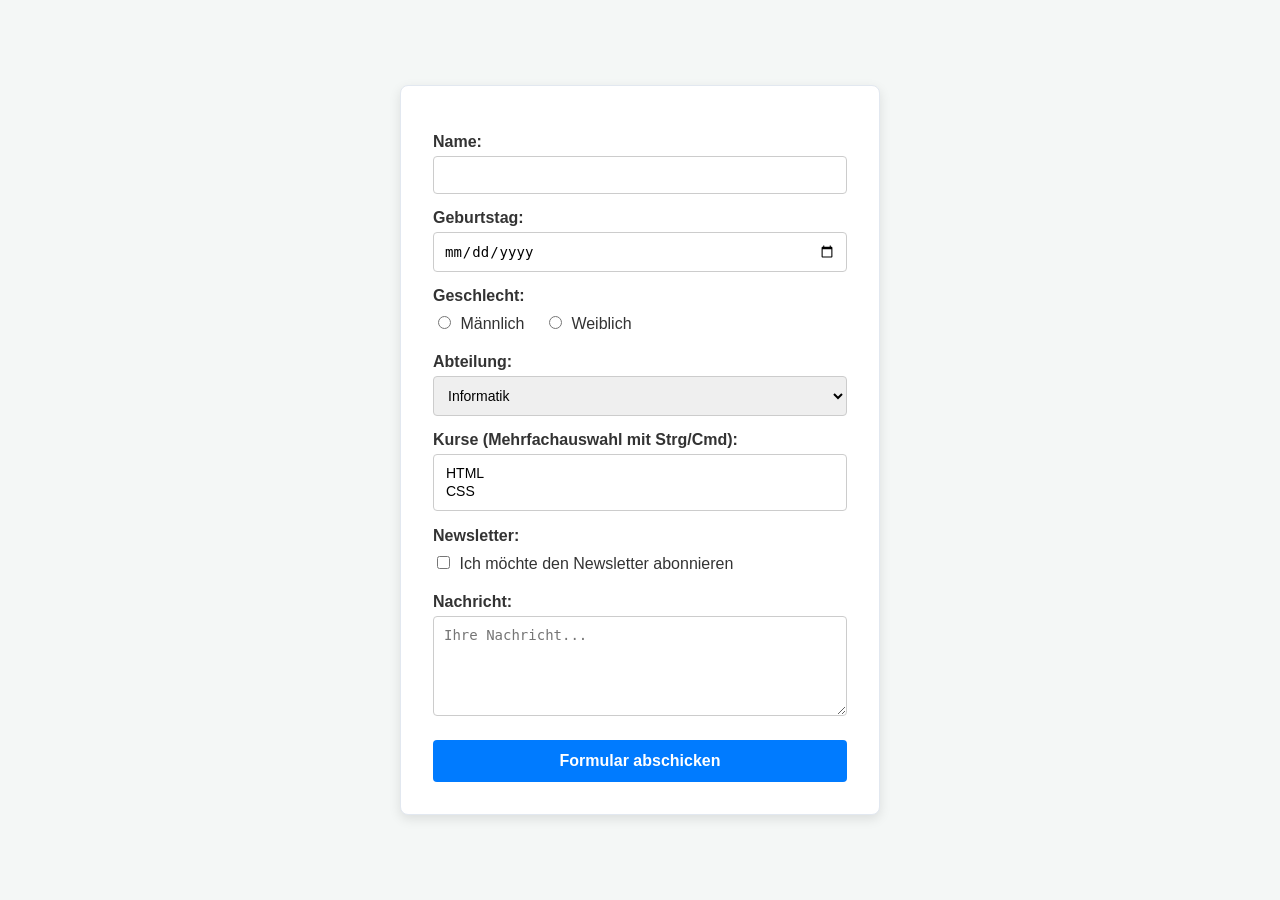
<file: 13-10-2026-nachbringen_Gismann/index.html>
<!DOCTYPE html>
<html lang="de">
<head>
    <meta charset="UTF-8">
    <title>Formular Übung</title>
    <link rel="stylesheet" href="style.css">
</head>
<body>

    <form action="mailto:GIS250893@spengergasse.at?subject=Formular-Einsendung" method="post" enctype="text/plain">
        
        <label for="name">Name:</label>
        <input type="text" id="name" name="name" pattern="[A-Za-z0-9]{3,12}" required>

        <label for="geburtstag">Geburtstag:</label>
        <input type="date" id="geburtstag" name="geburtstag">

        <label>Geschlecht:</label>
        <div class="radio-group">
            <label><input type="radio" name="geschlecht" value="maennlich"> Männlich</label>
            <label><input type="radio" name="geschlecht" value="weiblich"> Weiblich</label>
        </div>

        <label for="abteilung">Abteilung:</label>
        <select id="abteilung" name="abteilung">
            <option value="it">Informatik</option>
            <option value="media">Medientechnik</option>
        </select>

        <label for="kurse">Kurse (Mehrfachauswahl mit Strg/Cmd):</label>
        <select id="kurse" name="kurse" multiple size="2">
            <option value="html">HTML</option>
            <option value="css">CSS</option>
        </select>

        <label>Newsletter:</label>
        <div class="checkbox-group">
            <label><input type="checkbox" name="agb_akzeptiert" value="ja" required> Ich möchte den Newsletter abonnieren</label>
        </div>

        <label for="nachricht">Nachricht:</label>
        <textarea id="nachricht" name="nachricht" placeholder="Ihre Nachricht..."></textarea>

        <input type="submit" value="Formular abschicken">

    </form>

</body>
</html>
</file>
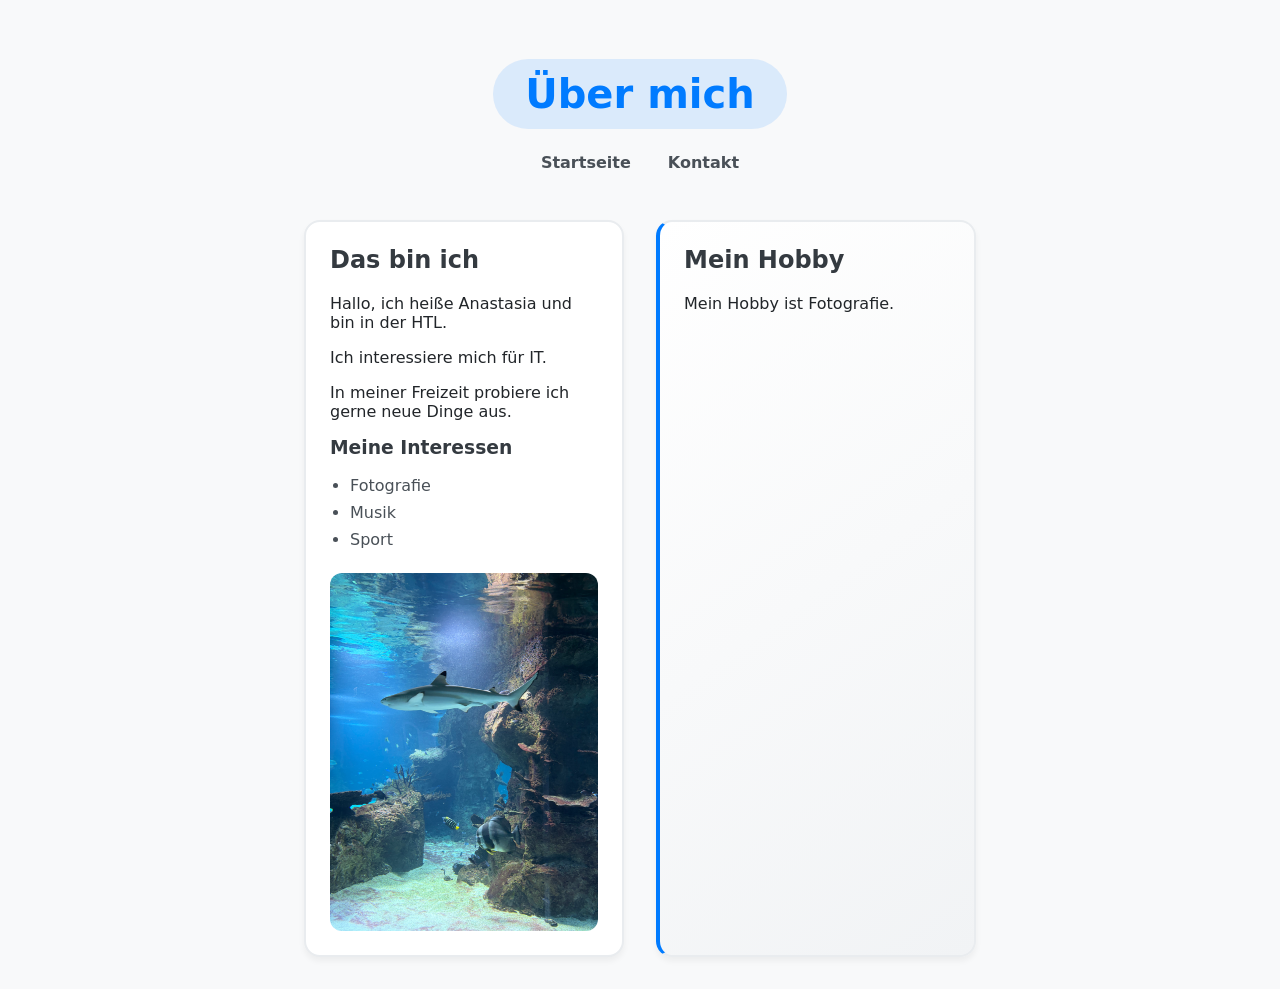
<file: 2026-09-23-Gismann/index.html>
<!DOCTYPE html>
<html lang="de">
<head>
<meta charset="UTF-8">
<meta name="viewport" content="width=device-width, initial-scale=1.0">
<title>Über mich</title>
<link rel="stylesheet" href="style.css">
</head>

<body>
<header>
<h1>Über mich</h1>

<nav>
<a href="index.html">Startseite</a>
<a href="kontakt.html">Kontakt</a>
</nav>
</header>

<main>
<article>
<h2>Das bin ich</h2>

<p>Hallo, ich heiße Anastasia und bin in der HTL.</p>
<p>Ich interessiere mich für IT.</p>
<p>In meiner Freizeit probiere ich gerne neue Dinge aus.</p>

<h3>Meine Interessen</h3>
<ul>
<li>Fotografie</li>
<li>Musik</li>
<li>Sport</li>
</ul>

<img src="IMG_2562.jpeg" alt="Haus des Meeres">
</article>

<aside>
<h2>Mein Hobby</h2>
<p>Mein Hobby ist Fotografie.</p>
</aside>
</main>
</body>
</html>
</file>
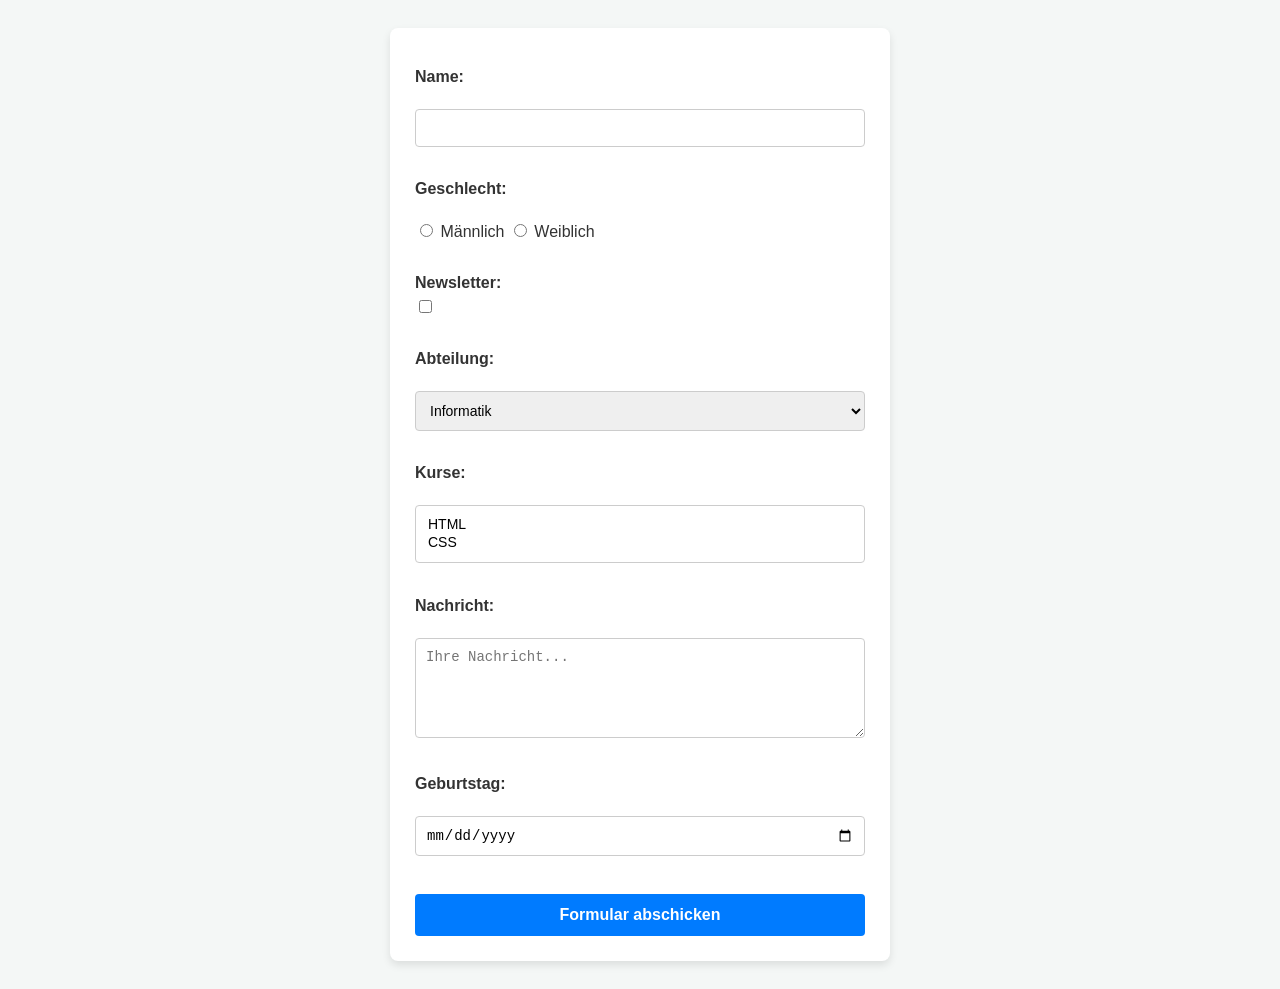
<file: Formular-2026-10-06/index.html>
<!DOCTYPE html>
<html lang="de">
<head>
    <meta charset="UTF-8">
    <title>Formular Übung</title>
    <link rel="stylesheet" href="style.css">
</head>
<body>

    <form action="mailto:GIS250893@spengergasse.at?subject=Formular-Einsendung" method="post" enctype="text/plain">
        
        <label>Name:</label><br>
        <input type="text" name="name" pattern="[A-Za-z0-9]{3,12}" required><br><br>

        <label>Geschlecht:</label><br>
        <input type="radio" name="geschlecht" value="maennlich"> Männlich
        <input type="radio" name="geschlecht" value="weiblich"> Weiblich<br><br>

        <label>Newsletter:</label>
        <input type="checkbox" name="agb_akzeptiert" value="ja" required><br><br>

        <label>Abteilung:</label><br>
        <select name="abteilung">
            <option value="it">Informatik</option>
            <option value="media">Medientechnik</option>
        </select><br><br>

        <label>Kurse:</label><br>
        <select name="kurse" multiple size="2">
            <option value="html">HTML</option>
            <option value="css">CSS</option>
        </select><br><br>

        <label>Nachricht:</label><br>
        <textarea name="nachricht" placeholder="Ihre Nachricht..."></textarea><br><br>

        <label>Geburtstag:</label><br>
        <input type="date" name="geburtstag"><br><br>

        <input type="submit" value="Formular abschicken">

    </form>

</body>
</html>
</file>
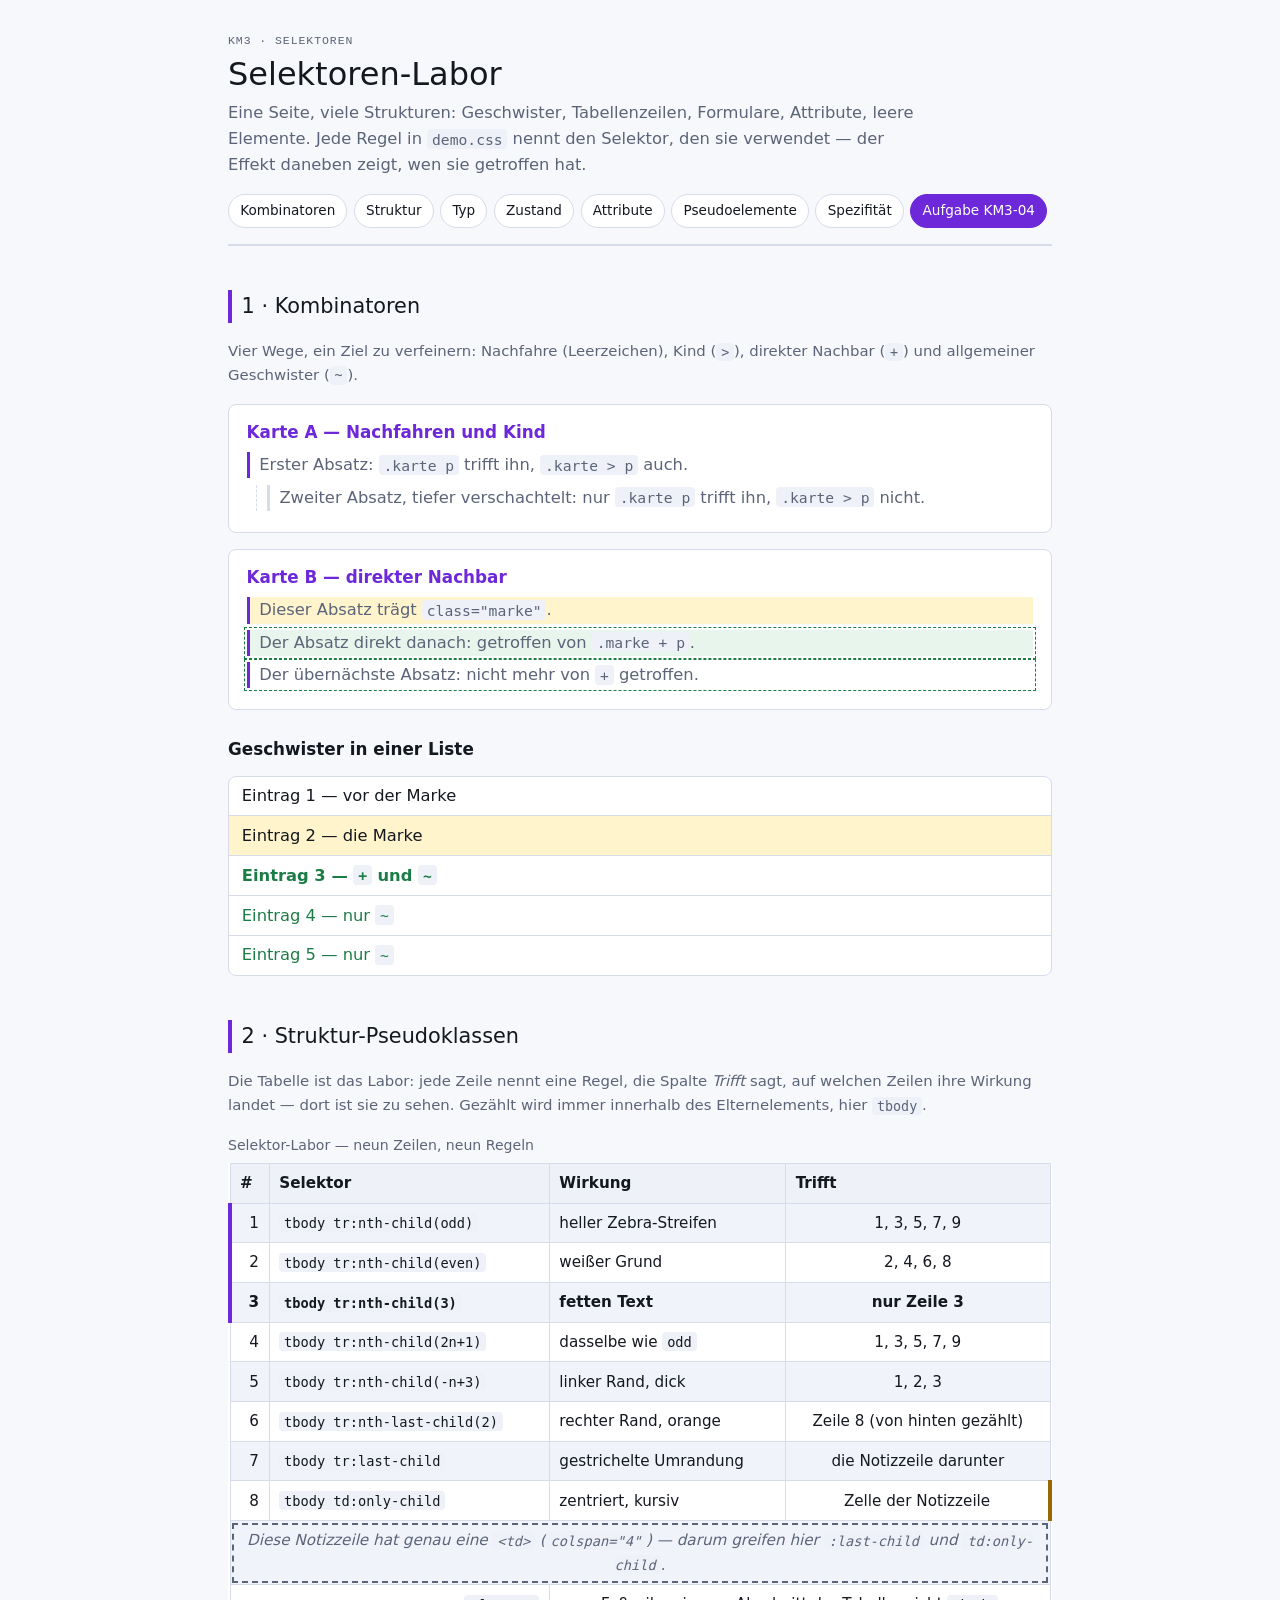
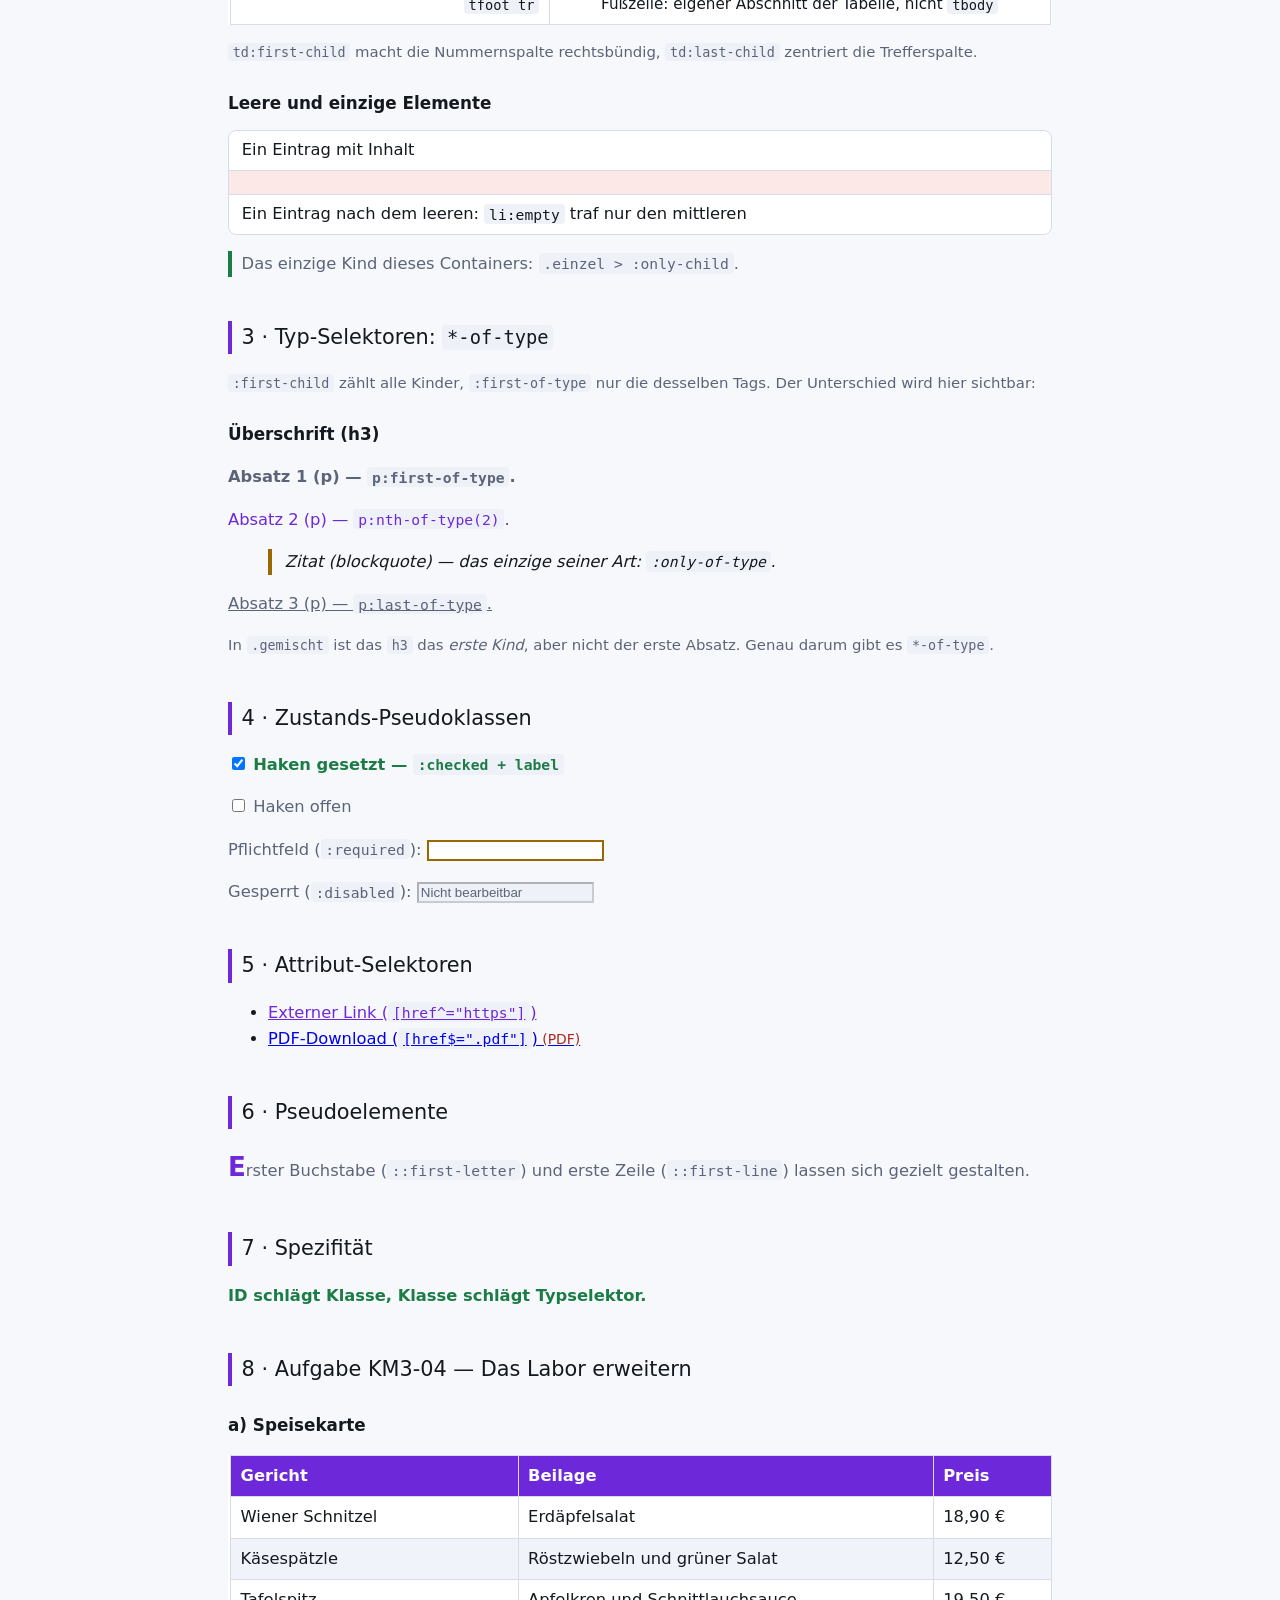
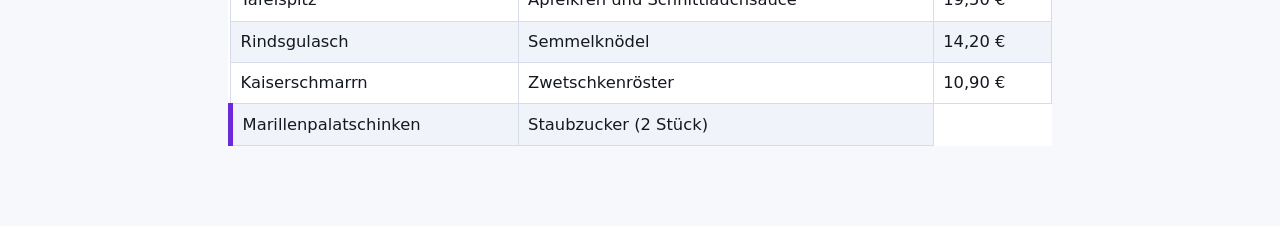
<file: Aufgaben-10-11-2026/demo.html>
<!DOCTYPE html>
<html lang="de">
<head>
    <meta charset="UTF-8">
    <meta name="viewport" content="width=device-width, initial-scale=1.0">
    <title>Selektoren-Labor — jede Regel trifft genau, was sie soll</title>
    <link rel="stylesheet" href="demo.css">
</head>
<body>

<header class="seite">
    <p class="kicker">KM3 · Selektoren</p>
    <h1>Selektoren-Labor</h1>
    <p class="intro">
        Eine Seite, viele Strukturen: Geschwister, Tabellenzeilen, Formulare,
        Attribute, leere Elemente. Jede Regel in <code>demo.css</code> nennt
        den Selektor, den sie verwendet — der Effekt daneben zeigt, wen sie
        getroffen hat.
    </p>
    <nav class="wegweiser" aria-label="Abschnitte">
        <a href="#kombinatoren">Kombinatoren</a>
        <a href="#struktur">Struktur</a>
        <a href="#typ">Typ</a>
        <a href="#zustand">Zustand</a>
        <a href="#attribute">Attribute</a>
        <a href="#pseudo">Pseudoelemente</a>
        <a href="#spezifitaet">Spezifität</a>
        <a href="#km3-04">Aufgabe KM3-04</a>
    </nav>
</header>

<main>

<!-- ------------------------------------------------------ Kombinatoren -->
<section id="kombinatoren">
    <h2>1 · Kombinatoren</h2>
    <p class="hinweis">
        Vier Wege, ein Ziel zu verfeinern: Nachfahre (Leerzeichen),
        Kind (<code>&gt;</code>), direkter Nachbar (<code>+</code>) und
        allgemeiner Geschwister (<code>~</code>).
    </p>

    <article class="karte">
        <h3>Karte A — Nachfahren und Kind</h3>
        <p>Erster Absatz: <code>.karte p</code> trifft ihn, <code>.karte &gt; p</code> auch.</p>
        <div class="innen">
            <p>Zweiter Absatz, tiefer verschachtelt: nur <code>.karte p</code> trifft ihn,
                <code>.karte &gt; p</code> nicht.</p>
        </div>
    </article>

    <article class="karte">
        <h3>Karte B — direkter Nachbar</h3>
        <p class="marke">Dieser Absatz trägt <code>class="marke"</code>.</p>
        <p>Der Absatz direkt danach: getroffen von <code>.marke + p</code>.</p>
        <p>Der übernächste Absatz: nicht mehr von <code>+</code> getroffen.</p>
    </article>

    <h3>Geschwister in einer Liste</h3>
    <ul class="liste">
        <li>Eintrag 1 — vor der Marke</li>
        <li class="marke">Eintrag 2 — die Marke</li>
        <li>Eintrag 3 — <code>+</code> und <code>~</code></li>
        <li>Eintrag 4 — nur <code>~</code></li>
        <li>Eintrag 5 — nur <code>~</code></li>
    </ul>
</section>

<!-- ---------------------------------------------------------- Struktur -->
<section id="struktur">
    <h2>2 · Struktur-Pseudoklassen</h2>
    <p class="hinweis">
        Die Tabelle ist das Labor: jede Zeile nennt eine Regel, die Spalte
        <em>Trifft</em> sagt, auf welchen Zeilen ihre Wirkung landet — dort
        ist sie zu sehen. Gezählt wird immer innerhalb des Elternelements,
        hier <code>tbody</code>.
    </p>

    <table class="labor">
        <caption>Selektor-Labor — neun Zeilen, neun Regeln</caption>
        <thead>
            <tr>
                <th scope="col">#</th>
                <th scope="col">Selektor</th>
                <th scope="col">Wirkung</th>
                <th scope="col">Trifft</th>
            </tr>
        </thead>
        <tbody>
            <tr>
                <td>1</td>
                <td><code>tbody tr:nth-child(odd)</code></td>
                <td>heller Zebra-Streifen</td>
                <td>1, 3, 5, 7, 9</td>
            </tr>
            <tr>
                <td>2</td>
                <td><code>tbody tr:nth-child(even)</code></td>
                <td>weißer Grund</td>
                <td>2, 4, 6, 8</td>
            </tr>
            <tr>
                <td>3</td>
                <td><code>tbody tr:nth-child(3)</code></td>
                <td>fetten Text</td>
                <td>nur Zeile 3</td>
            </tr>
            <tr>
                <td>4</td>
                <td><code>tbody tr:nth-child(2n+1)</code></td>
                <td>dasselbe wie <code>odd</code></td>
                <td>1, 3, 5, 7, 9</td>
            </tr>
            <tr>
                <td>5</td>
                <td><code>tbody tr:nth-child(-n+3)</code></td>
                <td>linker Rand, dick</td>
                <td>1, 2, 3</td>
            </tr>
            <tr>
                <td>6</td>
                <td><code>tbody tr:nth-last-child(2)</code></td>
                <td>rechter Rand, orange</td>
                <td>Zeile 8 (von hinten gezählt)</td>
            </tr>
            <tr>
                <td>7</td>
                <td><code>tbody tr:last-child</code></td>
                <td>gestrichelte Umrandung</td>
                <td>die Notizzeile darunter</td>
            </tr>
            <tr>
                <td>8</td>
                <td><code>tbody td:only-child</code></td>
                <td>zentriert, kursiv</td>
                <td>Zelle der Notizzeile</td>
            </tr>
            <tr>
                <td colspan="4">Diese Notizzeile hat genau eine <code>&lt;td&gt;</code> (<code>colspan="4"</code>) — darum greifen hier <code>:last-child</code> und <code>td:only-child</code>.</td>
            </tr>
        </tbody>
        <tfoot>
            <tr>
                <td colspan="2"><code>tfoot tr</code></td>
                <td colspan="2">Fußzeile: eigener Abschnitt der Tabelle, nicht <code>tbody</code></td>
            </tr>
        </tfoot>
    </table>

    <p class="hinweis">
        <code>td:first-child</code> macht die Nummernspalte rechtsbündig,
        <code>td:last-child</code> zentriert die Trefferspalte.
    </p>

    <h3>Leere und einzige Elemente</h3>
    <ul class="liste">
        <li>Ein Eintrag mit Inhalt</li>
        <li class="leer"></li>
        <li>Ein Eintrag nach dem leeren: <code>li:empty</code> traf nur den mittleren</li>
    </ul>
    <div class="einzel">
        <p>Das einzige Kind dieses Containers: <code>.einzel &gt; :only-child</code>.</p>
    </div>
</section>

<!-- --------------------------------------------------------------- Typ -->
<section id="typ">
    <h2>3 · Typ-Selektoren: <code>*-of-type</code></h2>
    <p class="hinweis">
        <code>:first-child</code> zählt alle Kinder, <code>:first-of-type</code>
        nur die desselben Tags. Der Unterschied wird hier sichtbar:
    </p>

    <article class="gemischt">
        <h3>Überschrift (h3)</h3>
        <p>Absatz 1 (p) — <code>p:first-of-type</code>.</p>
        <p>Absatz 2 (p) — <code>p:nth-of-type(2)</code>.</p>
        <blockquote>Zitat (blockquote) — das einzige seiner Art: <code>:only-of-type</code>.</blockquote>
        <p>Absatz 3 (p) — <code>p:last-of-type</code>.</p>
    </article>

    <p class="hinweis">
        In <code>.gemischt</code> ist das <code>h3</code> das
        <em>erste Kind</em>, aber nicht der erste Absatz. Genau darum gibt es
        <code>*-of-type</code>.
    </p>
</section>

<!-- ----------------------------------------------------------- Zustand -->
<section id="zustand">
    <h2>4 · Zustands-Pseudoklassen</h2>
    <form class="formular">
        <p class="feld">
            <input type="checkbox" id="demo-haken" checked>
            <label for="demo-haken">Haken gesetzt — <code>:checked + label</code></label>
        </p>
        <p class="feld">
            <input type="checkbox" id="demo-haken-2">
            <label for="demo-haken-2">Haken offen</label>
        </p>
        <p class="feld">
            <label for="demo-text">Pflichtfeld (<code>:required</code>):</label>
            <input type="text" id="demo-text" required>
        </p>
        <p class="feld">
            <label for="demo-disabled">Gesperrt (<code>:disabled</code>):</label>
            <input type="text" id="demo-disabled" value="Nicht bearbeitbar" disabled>
        </p>
    </form>
</section>

<!-- --------------------------------------------------------- Attribute -->
<section id="attribute">
    <h2>5 · Attribut-Selektoren</h2>
    <ul>
        <li><a href="https://example.org">Externer Link (<code>[href^="https"]</code>)</a></li>
        <li><a href="dokument.pdf">PDF-Download (<code>[href$=".pdf"]</code>)</a></li>
    </ul>
</section>

<!-- --------------------------------------------------- Pseudoelemente -->
<section id="pseudo">
    <h2>6 · Pseudoelemente</h2>
    <p>Erster Buchstabe (<code>::first-letter</code>) und erste Zeile (<code>::first-line</code>) lassen sich gezielt gestalten.</p>
</section>

<!-- ------------------------------------------------------ Spezifität -->
<section id="spezifitaet">
    <h2>7 · Spezifität</h2>
    <p id="spez-id" class="spez-klasse">ID schlägt Klasse, Klasse schlägt Typselektor.</p>
</section>

<!-- ------------------------------------------------------ Beispiel 1 -->
<section id="km3-04">
    <h2>8 · Aufgabe KM3-04 — Das Labor erweitern</h2>

    <h3>a) Speisekarte</h3>
    <table>
        <thead>
            <tr>
                <th>Gericht</th>
                <th>Beilage</th>
                <th>Preis</th>
            </tr>
        </thead>
        <tbody>
            <tr>
                <td>Wiener Schnitzel</td>
                <td>Erdäpfelsalat</td>
                <td>18,90 €</td>
            </tr>
            <tr>
                <td>Käsespätzle</td>
                <td>Röstzwiebeln und grüner Salat</td>
                <td>12,50 €</td>
            </tr>
            <tr>
                <td>Tafelspitz</td>
                <td>Apfelkren und Schnittlauchsauce</td>
                <td>19,50 €</td>
            </tr>
            <tr>
                <td>Rindsgulasch</td>
                <td>Semmelknödel</td>
                <td>14,20 €</td>
            </tr>
            <tr>
                <td>Kaiserschmarrn</td>
                <td>Zwetschkenröster</td>
                <td>10,90 €</td>
            </tr>
            <tr>
                <td>Marillenpalatschinken</td>
                <td>Staubzucker (2 Stück)</td>
</file>
<file: 13-10-2026-nachbringen_Gismann/style.css>
html {
    box-sizing: border-box;
    font-size: 16px;
}

*, *:before, *:after {
    box-sizing: inherit;
}

body {
    font-family: Arial, sans-serif;
    background-color: #f4f7f6;
    color: #333;
    padding: 2rem;
    min-height: 100vh;
    display: flex;
    justify-content: center;
    align-items: center;
    margin: 0;
}

form {
    background-color: #ffffff;
    padding: 2rem;
    border-radius: 8px;
    box-shadow: 0 4px 12px rgba(0, 0, 0, 0.1);
    width: 100%;
    max-width: 480px;
    border: 1px solid #e2e8f0;
}

label {
    display: block;
    margin-top: 15px;
    font-weight: bold;
    margin-bottom: 5px;
}

input[type="text"],
input[type="date"],
select,
textarea {
    width: 100%;
    padding: 10px;
    border: 1px solid #ccc;
    border-radius: 4px;
    font-size: 14px;
}

input:focus, select:focus, textarea:focus {
    border-color: #007bff;
    outline: none;
    background-color: #f9fbfd;
}

textarea {
    height: 100px;
    resize: vertical;
}

.radio-group, .checkbox-group {
    margin-top: 8px;
    margin-bottom: 5px;
}

.radio-group label, .checkbox-group label {
    display: inline-block;
    margin-right: 15px;
    margin-top: 0;
    font-weight: normal;
    cursor: pointer;
}

.radio-group input, .checkbox-group input {
    margin-right: 5px;
    cursor: pointer;
}

input[type="submit"] {
    width: 100%;
    background-color: #007bff;
    color: white;
    padding: 12px;
    border: none;
    border-radius: 4px;
    font-size: 16px;
    font-weight: bold;
    cursor: pointer;
    margin-top: 20px;
    transition: background-color 0.2s ease;
}

input[type="submit"]:hover {
    background-color: #0056b3;
}
</file>
<file: 2026-09-23-Gismann/style.css>
*, *::before, *::after {
    box-sizing: border-box;
}

body {
    background-color: #f8f9fa;
    color: #212529;
    font-family: 'Segoe UI', system-ui, sans-serif;
    margin: 0;
    padding: 2rem;
    display: flex;
    flex-direction: column;
    align-items: center;
}

header {
    width: 100%;
    max-width: 42rem;
    margin-bottom: 3rem;
    text-align: center;
}

h1 {
    background-color: rgba(0, 123, 255, 0.12);
    color: #007bff;
    padding: 0.75rem 2rem;
    border-radius: 50px;
    display: inline-block;
    font-size: 2.5rem;
    margin-bottom: 1.5rem;
}

nav a {
    margin: 0 1rem;
    color: #495057;
    text-decoration: none;
    font-weight: 600;
    transition: color 0.2s;
}

nav a:hover {
    color: #007bff;
}

main {
    display: flex;
    flex-wrap: wrap;
    gap: 2rem;
    justify-content: center;
    width: 100%;
}

article, aside {
    width: 20rem;
    padding: 1.5rem;
    border: 2px solid #e9ecef;
    background-color: #ffffff;
    border-radius: 16px;
    box-shadow: 0 4px 6px rgba(0, 0, 0, 0.05);
    transition: transform 0.2s, border-color 0.2s;
}

article:hover, aside:hover {
    transform: translateY(-5px);
    border-color: #007bff;
}

aside {
    background: linear-gradient(145deg, #ffffff, #f1f3f5);
    border-left: 4px solid #007bff;
}

h2, h3 {
    color: #343a40;
    margin-top: 0;
}

ul {
    padding-left: 1.25rem;
    margin-bottom: 1.5rem;
}

li {
    margin-bottom: 0.5rem;
    color: #495057;
}

img {
    max-width: 100%;
    height: auto;
    display: block;
    margin-top: 1.5rem;
    border-radius: 12px;
}
</file>
<file: Formular-2026-10-06/style.css>
body {
    font-family: Arial, sans-serif;
    background-color: #f4f7f6;
    color: #333;
    padding: 20px;
    display: flex;
    justify-content: center;
}

form {
    background-color: #ffffff;
    padding: 25px;
    border-radius: 8px;
    box-shadow: 0 4px 8px rgba(0, 0, 0, 0.1);
    width: 100%;
    max-width: 450px;
}

label {
    display: block;
    margin-top: 15px;
    font-weight: bold;
    margin-bottom: 5px;
}

input[type="text"],
input[type="date"],
select,
textarea {
    width: 100%;
    padding: 10px;
    border: 1px solid #ccc;
    border-radius: 4px;
    box-sizing: border-box;
    font-size: 14px;
}

input:focus, select:focus, textarea:focus {
    border-color: #007bff;
    outline: none;
    background-color: #f9fbfd;
}

textarea {
    height: 100px;
    resize: vertical;
}

.radio-group, .checkbox-group {
    margin-top: 8px;
    margin-bottom: 5px;
}

.radio-group label, .checkbox-group label {
    display: inline-block;
    margin-right: 15px;
    margin-top: 0;
    font-weight: normal;
    cursor: pointer;
}

.radio-group input, .checkbox-group input {
    margin-right: 5px;
    cursor: pointer;
}

input[type="submit"] {
    width: 100%;
    background-color: #007bff;
    color: white;
    padding: 12px;
    border: none;
    border-radius: 4px;
    font-size: 16px;
    font-weight: bold;
    cursor: pointer;
    margin-top: 20px;
    transition: background-color 0.2s ease;
}

input[type="submit"]:hover {
    background-color: #0056b3;
}
</file>
<file: Aufgaben-10-11-2026/demo.css>
/* ===================================================================
   Selektoren-Labor — Stylesheet zur Demo-Seite.

   Aufbau: Abschnitte in derselben Reihenfolge wie demo.html. Über jeder
   Regel steht der Selektor, der hier etwas zeigt, und was er bewirkt.
   Alle Effekte sind absichtlich grob sichtbar: farbige Ränder, Flächen,
   Fettschrift. Wer eine Regel auskommentiert, sieht sofort, wen sie
   getroffen hat.

   Kein Framework, keine externen Dateien: nur diese eine CSS-Datei.
   =================================================================== */

:root {
    --text: #14181f;
    --muted: #5b6478;
    --line: #d7dcea;
    --bg: #f7f8fc;
    --panel: #ffffff;
    --tint: #eef1f8;
    --zebra: #f1f3fb;
    --accent: #6d28d9;
    --ok: #1c7c46;
    --warn: #9a6700;
    --err: #b3261e;
}

* { box-sizing: border-box; }

/* body — Grundlesbarkeit; die Demo ist bewusst hell (Projektion + Ausdruck) */
body {
    max-width: 54rem;
    margin: 0 auto;
    padding: 2rem 1.25rem 4rem;
    font-family: "Segoe UI", system-ui, -apple-system, sans-serif;
    font-size: 1.02rem;
    line-height: 1.6;
    color: var(--text);
    background: var(--bg);
}

/* code — Monospace auf hellem Grund, damit Selektoren ins Auge fallen */
code {
    font-family: "Cascadia Code", Consolas, "DejaVu Sans Mono", monospace;
    font-size: 0.9em;
    background: var(--tint);
    padding: 0.1rem 0.3rem;
    border-radius: 4px;
}

/* ------------------------------------------------------------- Grundriss */

h2 {
    margin-top: 2.75rem;
    padding-left: 0.6rem;
    border-left: 4px solid var(--accent);
    font-size: 1.3rem;
    font-weight: 500;
}

h3 {
    margin: 1.6rem 0 0.4rem;
    font-size: 1.05rem;
}

.kicker {
    margin: 0;
    font-family: "Cascadia Code", Consolas, monospace;
    font-size: 0.72rem;
    text-transform: uppercase;
    letter-spacing: 0.08em;
    color: var(--muted);
}

header.seite {
    border-bottom: 2px solid var(--line);
    padding-bottom: 1rem;
    margin-bottom: 1.5rem;
}

footer.seite {
    margin-top: 3rem;
    border-top: 2px solid var(--line);
    padding-top: 1rem;
    color: var(--muted);
    font-size: 0.9rem;
}

h1 {
    margin: 0.3rem 0 0.4rem;
    font-size: 2rem;
    font-weight: 500;
    line-height: 1.2;
}

.intro {
    max-width: 44rem;
    margin: 0 0 1rem;
    color: var(--muted);
}

.hinweis {
    color: var(--muted);
    font-size: 0.93rem;
}

.fussnote {
    color: var(--muted);
    font-size: 0.86rem;
}

section:target {
    background: linear-gradient(90deg, var(--tint), transparent 70%);
    outline: 1px dashed var(--line);
}

/* -------------------------------------------------- Navigation (Kopf) */

.wegweiser {
    display: flex;
    flex-wrap: wrap;
    gap: 0.4rem;
}

.wegweiser a {
    padding: 0.3rem 0.7rem;
    border: 1px solid var(--line);
    border-radius: 999px;
    background: var(--panel);
    color: var(--text);
    text-decoration: none;
    font-size: 0.85rem;
}

.wegweiser a:hover {
    border-color: var(--accent);
    color: var(--accent);
}

.wegweiser a:focus-visible {
    outline: 3px solid var(--accent);
    outline-offset: 2px;
}

.wegweiser a:last-child {
    background: var(--accent);
    color: #ffffff;
    border-color: var(--accent);
}

/* ------------------------------------------------ 1 · Kombinatoren */

article.karte {
    background: var(--panel);
    border: 1px solid var(--line);
    border-radius: 8px;
    padding: 0.9rem 1.1rem;
    margin: 1rem 0;
}

article.karte h3 {
    margin-top: 0;
    color: var(--accent);
}

article.karte p {
    margin: 0.4rem 0;
    padding-left: 0.6rem;
    border-left: 3px solid var(--line);
}

article.karte > p {
    border-left-color: var(--accent);
}

.innen {
    margin-left: 0.6rem;
    padding-left: 0.6rem;
    border-left: 1px dashed var(--line);
}

.marke {
    background: #fff4cc;
}

.marke + p {
    background: #e8f5ec;
    border-left-color: var(--ok);
}

.marke ~ p {
    outline: 1px dashed var(--ok);
    outline-offset: 2px;
}

.liste {
    list-style: none;
    margin: 0.8rem 0;
    padding: 0;
    border: 1px solid var(--line);
    border-radius: 8px;
    background: var(--panel);
}

.liste li {
    padding: 0.4rem 0.8rem;
}

.liste li + li {
    border-top: 1px solid var(--line);
}

.liste li.marke + li {
    font-weight: 700;
}

.liste li.marke ~ li {
    color: var(--ok);
}

/* --------------------------------------------------- 2 · Struktur */

table.labor {
    width: 100%;
    margin: 1rem 0;
    border-collapse: collapse;
    background: var(--panel);
    font-size: 0.95rem;
}

table.labor caption {
    caption-side: top;
    text-align: left;
    padding-bottom: 0.4rem;
    color: var(--muted);
    font-size: 0.88rem;
}

table.labor th,
table.labor td {
    border: 1px solid var(--line);
    padding: 0.45rem 0.6rem;
    text-align: left;
    vertical-align: top;
}

table.labor th {
    background: var(--tint);
}

table.labor tbody tr:nth-child(odd) {
    background: var(--zebra);
}

table.labor tbody tr:nth-child(even) {
    background: var(--panel);
}

table.labor tbody tr:nth-child(3) {
    font-weight: 700;
}

table.labor tbody tr:nth-child(2n+1) {
    background: var(--zebra);
}

table.labor tbody tr:nth-child(-n+3) {
    border-left: 4px solid var(--accent);
}

table.labor tbody tr:nth-last-child(2) {
    border-right: 4px solid var(--warn);
}

table.labor tbody tr:last-child {
    outline: 2px dashed var(--muted);
    outline-offset: -4px;
}

table.labor tbody td:only-child {
    text-align: center;
    font-style: italic;
    color: var(--muted);
}

table.labor td:first-child {
    text-align: right;
}

table.labor td:last-child {
    text-align: center;
}

li:empty {
    background: #fde8e8;
    min-height: 1.5rem;
}

.einzel > :only-child {
    border-left: 4px solid var(--ok);
    padding-left: 0.6rem;
}

/* --------------------------------------------------------------- 3 · Typ */

.gemischt p:first-of-type {
    font-weight: 700;
}

.gemischt p:nth-of-type(2) {
    color: var(--accent);
}

.gemischt blockquote:only-of-type {
    border-left: 4px solid var(--warn);
    padding-left: 0.8rem;
    font-style: italic;
}

.gemischt p:last-of-type {
    text-decoration: underline;
}

/* ----------------------------------------------------------- 4 · Zustand */

input:checked + label {
    color: var(--ok);
    font-weight: 700;
}

input:required {
    border: 2px solid var(--warn);
}

input:disabled {
    background: var(--tint);
    color: var(--muted);
}

/* --------------------------------------------------------- 5 · Attribute */

a[href^="https"] {
    color: var(--accent);
}

a[href$=".pdf"]::after {
    content: " (PDF)";
    font-size: 0.85em;
    color: var(--err);
}

/* --------------------------------------------------- 6 · Pseudoelemente */

#pseudo p::first-letter {
    font-size: 1.6em;
    font-weight: 700;
    color: var(--accent);
}

/* ------------------------------------------------------ 7 · Spezifität */

p { color: var(--muted); }
.spez-klasse { color: var(--warn); }
#spez-id { color: var(--ok); font-weight: 700; }

/* --------------------------------------------------- 8 · Aufgabe KM3-04 */

/* Grundlayout der Speisekarte */
#km3-04 table {
    width: 100%;
    margin: 1rem 0;
    border-collapse: collapse;
    background: var(--panel);
}

#km3-04 th,
#km3-04 td {
    border: 1px solid var(--line);
    padding: 0.45rem 0.6rem;
    text-align: left;
}

/* a) Speisekarte: Kopfzeile, Zebrastreifen, letzter Eintrag */
#km3-04 thead tr {
    background: var(--accent);
    color: #ffffff;
}

#km3-04 tbody tr:nth-child(even) {
    background: var(--zebra);
}

#km3-04 tbody tr:last-child {
    border-left: 5px solid var(--accent);
}

/* b) Geordnete Liste: 2. Schritt fett, vorletzter kursiv */
#km3-04 ol li:nth-child(2) {
    font-weight: 700;
}

#km3-04 ol li:nth-last-child(2) {
    font-style: italic;
}

/* c) Kästen: nur der Kasten mit Bild über :has() */
.kasten {
    background: var(--panel);
    border: 1px solid var(--line);
    border-radius: 8px;
    padding: 0.9rem 1.1rem;
    margin: 1rem 0;
}

.kasten:has(img) {
    border: 2px solid var(--ok);
    background: #e8f5ec;
}
</file>
